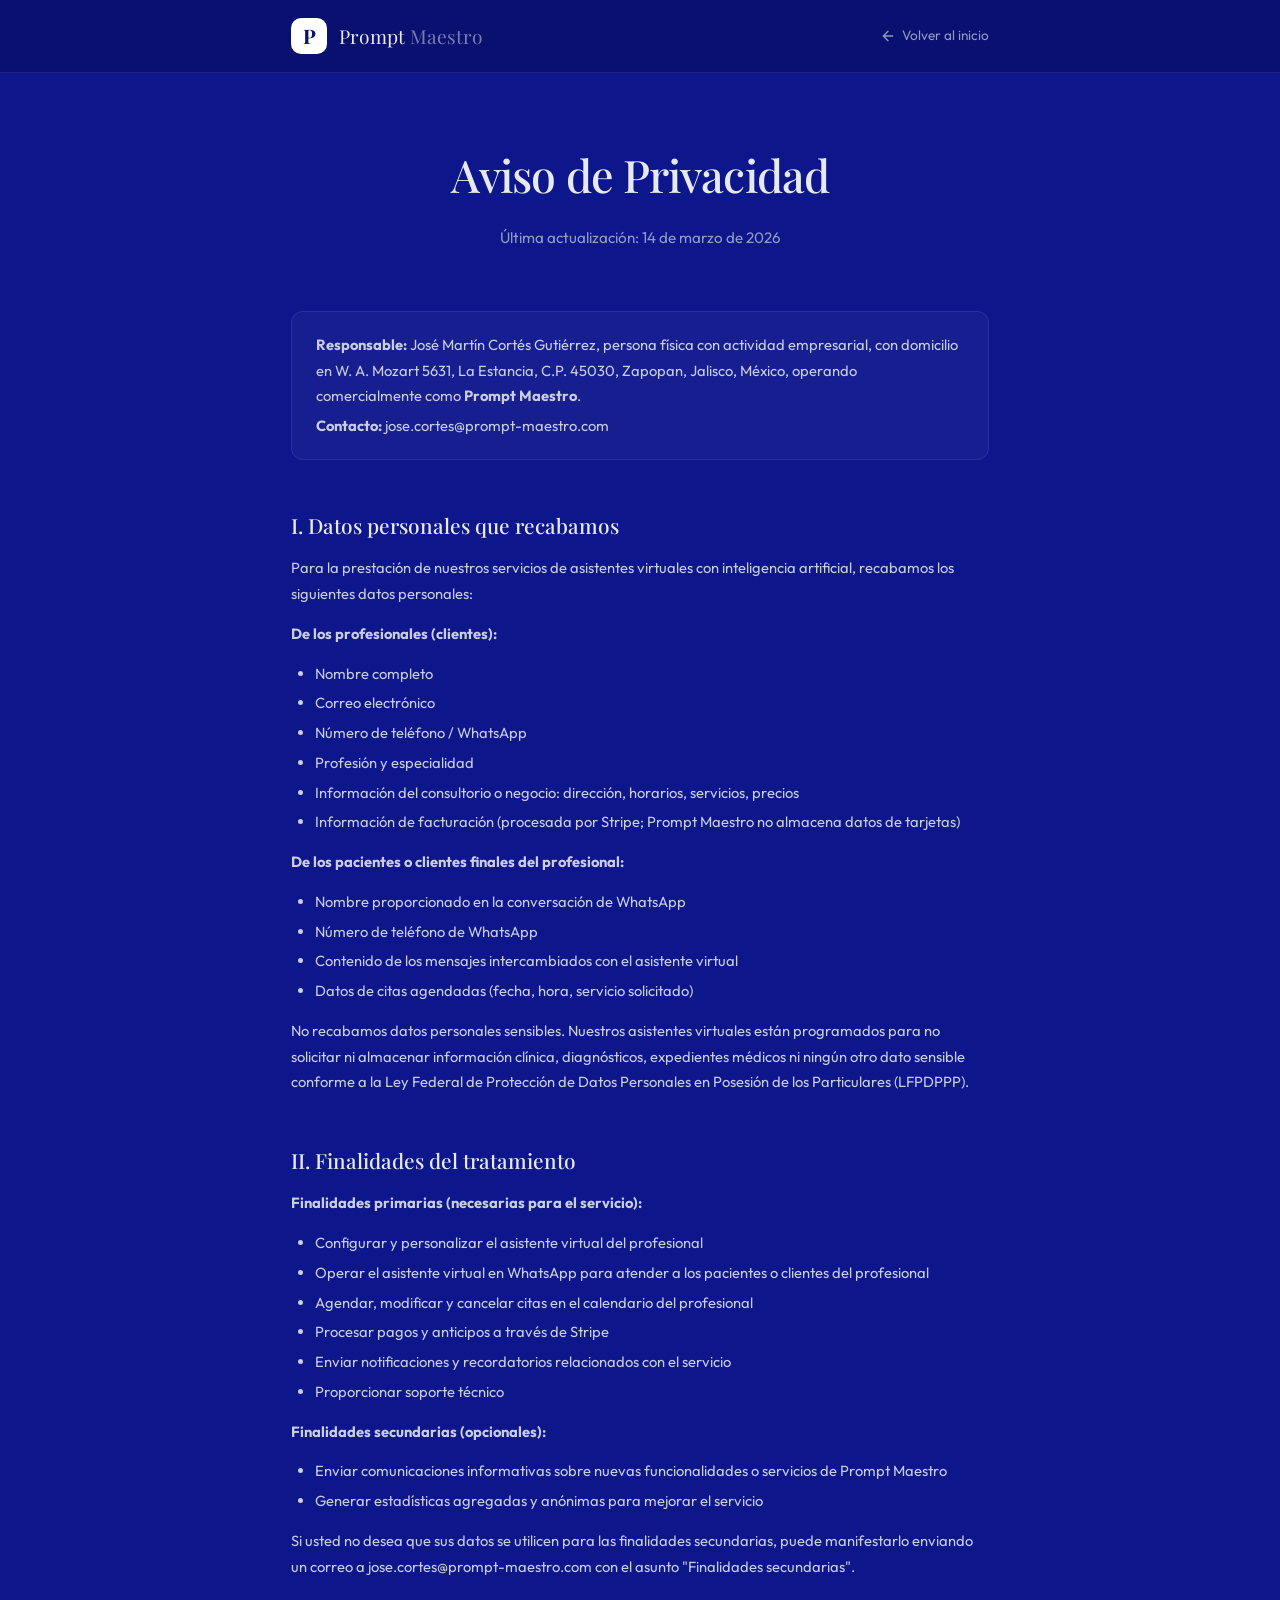
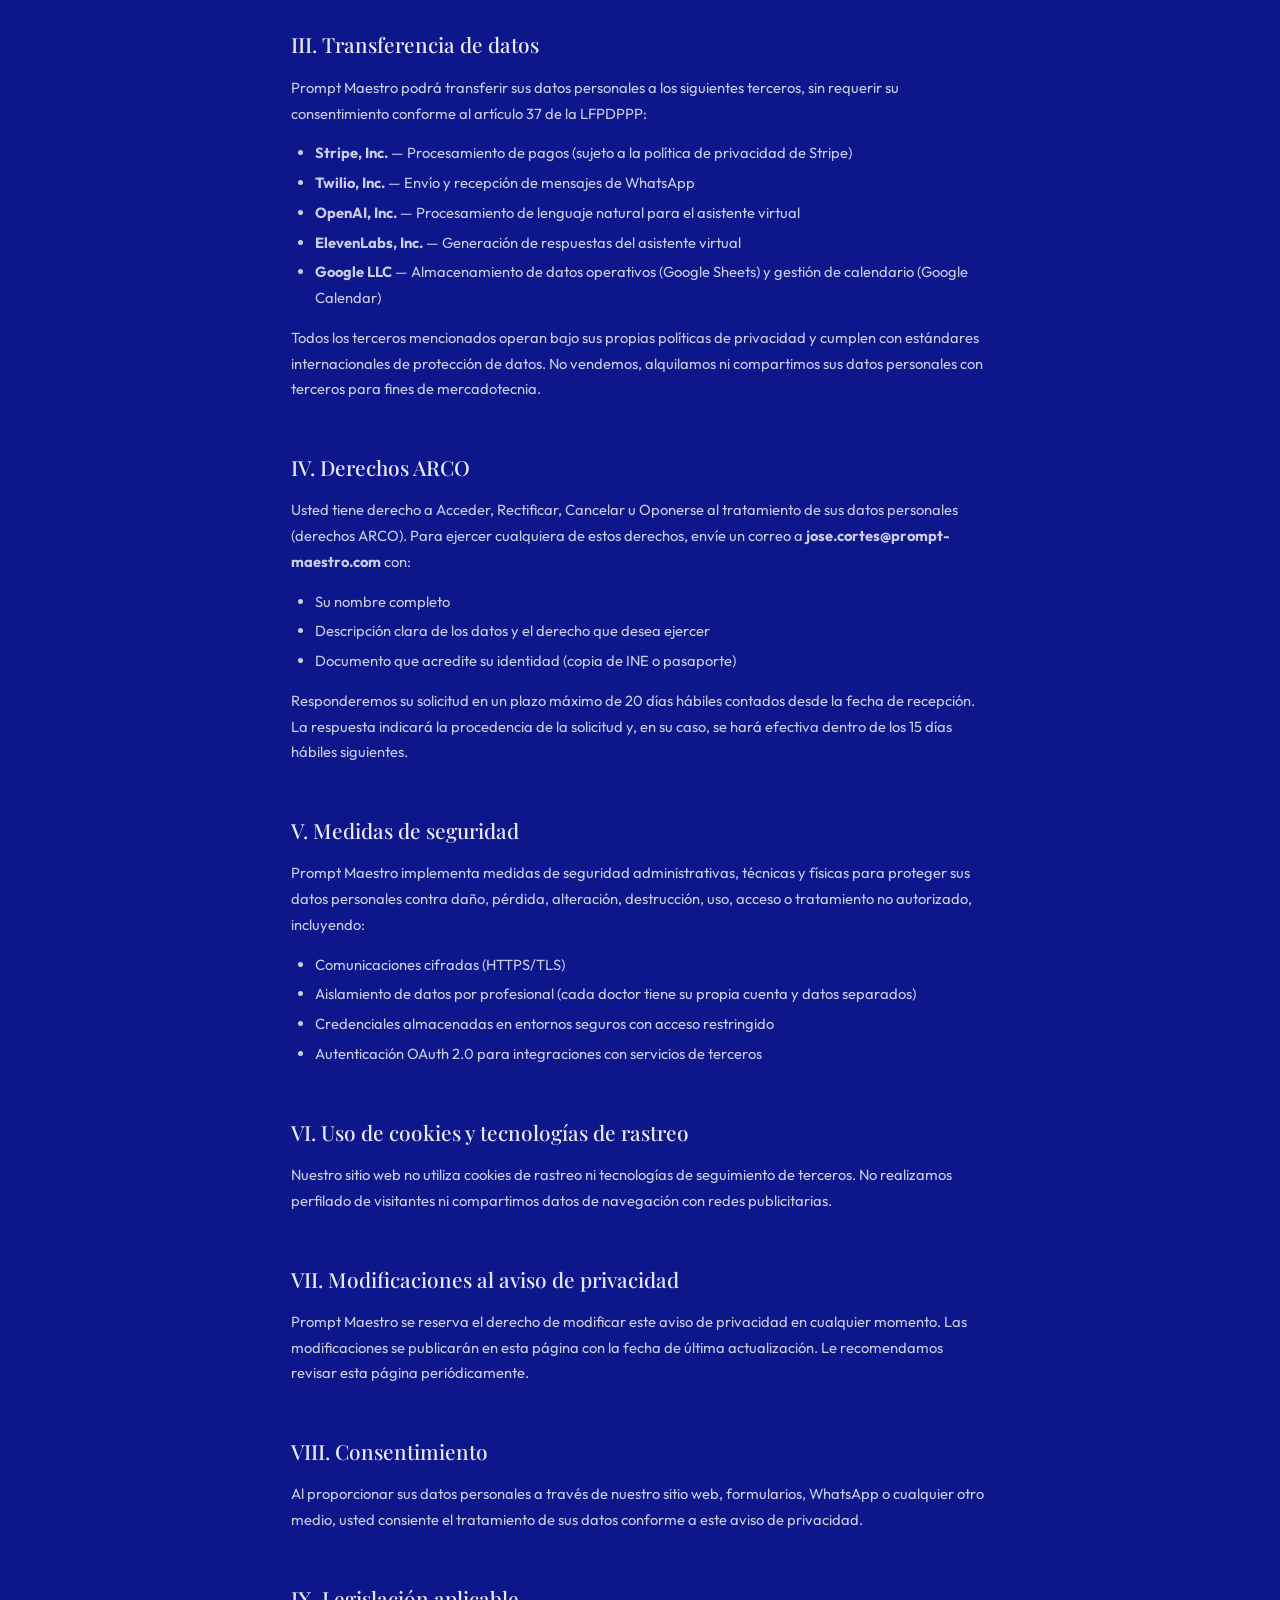
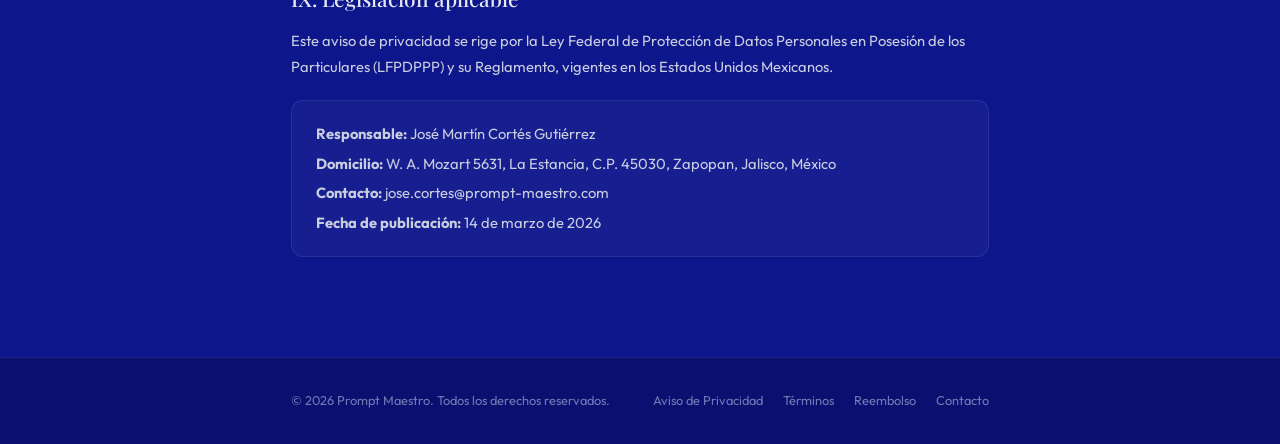
<file: privacidad.html>
<!DOCTYPE html>
<html lang="es">
<head>
  <meta charset="UTF-8">
  <meta name="viewport" content="width=device-width, initial-scale=1.0">
  <title>Aviso de Privacidad — Prompt Maestro</title>
  <meta name="description" content="Aviso de Privacidad de Prompt Maestro conforme a la LFPDPPP. Conoce cómo protegemos tus datos personales.">
  <link rel="icon" type="image/svg+xml" href="/favicon.svg">
  <link rel="canonical" href="https://prompt-maestro.com/privacidad.html">
  <link rel="preconnect" href="https://fonts.googleapis.com">
  <link rel="preconnect" href="https://fonts.gstatic.com" crossorigin>
  <link href="https://fonts.googleapis.com/css2?family=Playfair+Display:wght@400;500;600;700&family=Outfit:wght@300;400;500;600&display=swap" rel="stylesheet">
  <style>
    :root {
      --bg: #0e168c;
      --bg-deep: #0a1070;
      --bg-card: rgba(255,255,255,0.04);
      --border: rgba(255,255,255,0.08);
      --text-hero: #e6e9f0;
      --text-body: #c8cde0;
      --text-secondary: #919bbe;
      --text-muted: #6e7ab5;
      --accent: #ffffff;
      --font-display: 'Playfair Display', Georgia, serif;
      --font-body: 'Outfit', -apple-system, sans-serif;
    }
    *, *::before, *::after { box-sizing: border-box; margin: 0; padding: 0; }
    html { scroll-behavior: smooth; }
    body { font-family: var(--font-body); background: var(--bg); color: var(--text-body); -webkit-font-smoothing: antialiased; line-height: 1.7; min-height: 100vh; display: flex; flex-direction: column; }
    a { color: var(--accent); text-decoration: underline; text-underline-offset: 2px; transition: opacity 0.2s; }
    a:hover { opacity: 0.8; }
    .container { max-width: 800px; margin: 0 auto; padding: 0 clamp(20px, 4vw, 56px); }

    /* Nav */
    .legal-nav { padding: 18px 0; border-bottom: 1px solid var(--border); background: var(--bg-deep); }
    .legal-nav .container { display: flex; align-items: center; justify-content: space-between; max-width: 800px; }
    .logo { display: flex; align-items: center; gap: 12px; text-decoration: none; }
    .logo-mark { width: 36px; height: 36px; background: var(--accent); border-radius: 10px; display: flex; align-items: center; justify-content: center; font-family: var(--font-display); font-size: 20px; color: var(--bg-deep); font-weight: 700; }
    .logo-text { font-family: var(--font-display); font-size: 1.2rem; color: var(--text-hero); }
    .logo-text span { font-weight: 400; opacity: 0.5; }
    .back-link { font-size: 0.85rem; color: var(--text-secondary); text-decoration: none; display: inline-flex; align-items: center; gap: 6px; transition: color 0.2s; }
    .back-link:hover { color: var(--text-hero); opacity: 1; }
    .back-link svg { width: 16px; height: 16px; }

    /* Content */
    .legal-header { padding: 64px 0 40px; text-align: center; }
    .legal-header h1 { font-family: var(--font-display); font-size: clamp(2rem, 4vw, 2.8rem); font-weight: 500; color: var(--text-hero); letter-spacing: -0.02em; margin-bottom: 12px; }
    .legal-header p { font-size: 0.95rem; color: var(--text-secondary); }

    .legal-content { padding: 0 0 80px; }
    .legal-content h2 { font-family: var(--font-display); font-size: 1.3rem; font-weight: 500; color: var(--text-hero); margin: 36px 0 12px; padding-top: 12px; }
    .legal-content h2:first-child { margin-top: 0; }
    .legal-content p { margin-bottom: 14px; font-size: 0.92rem; line-height: 1.75; }
    .legal-content ul { margin: 0 0 14px 24px; }
    .legal-content li { font-size: 0.92rem; line-height: 1.75; margin-bottom: 4px; }
    .legal-content .highlight-box { background: var(--bg-card); border: 1px solid var(--border); border-radius: 12px; padding: 20px 24px; margin: 20px 0; }
    .legal-content .highlight-box p { margin-bottom: 4px; }
    .legal-content .highlight-box p:last-child { margin-bottom: 0; }

    /* Footer */
    .legal-footer { border-top: 1px solid var(--border); padding: 32px 0; background: var(--bg-deep); margin-top: auto; }
    .legal-footer .container { display: flex; align-items: center; justify-content: space-between; flex-wrap: wrap; gap: 12px; max-width: 800px; }
    .legal-footer-copy { font-size: 0.8rem; color: var(--text-muted); }
    .legal-footer-links { display: flex; gap: 20px; }
    .legal-footer-links a { font-size: 0.8rem; color: var(--text-muted); text-decoration: none; transition: color 0.2s; }
    .legal-footer-links a:hover { color: var(--text-secondary); }

    @media (max-width: 600px) {
      .legal-nav .container { flex-direction: column; gap: 12px; }
      .legal-footer .container { flex-direction: column; text-align: center; }
    }
  </style>
</head>
<body>
  <nav class="legal-nav">
    <div class="container">
      <a href="/" class="logo"><div class="logo-mark">P</div><div class="logo-text">Prompt <span>Maestro</span></div></a>
      <a href="/" class="back-link"><svg viewBox="0 0 24 24" fill="none" stroke="currentColor" stroke-width="2" stroke-linecap="round"><path d="M19 12H5M12 19l-7-7 7-7"/></svg> Volver al inicio</a>
    </div>
  </nav>

  <div class="container">
    <header class="legal-header">
      <h1>Aviso de Privacidad</h1>
      <p>Última actualización: 14 de marzo de 2026</p>
    </header>

    <article class="legal-content">
      <div class="highlight-box">
        <p><strong>Responsable:</strong> José Martín Cortés Gutiérrez, persona física con actividad empresarial, con domicilio en W. A. Mozart 5631, La Estancia, C.P. 45030, Zapopan, Jalisco, México, operando comercialmente como <strong>Prompt Maestro</strong>.</p>
        <p><strong>Contacto:</strong> jose.cortes@prompt-maestro.com</p>
      </div>

      <h2>I. Datos personales que recabamos</h2>
      <p>Para la prestación de nuestros servicios de asistentes virtuales con inteligencia artificial, recabamos los siguientes datos personales:</p>
      <p><strong>De los profesionales (clientes):</strong></p>
      <ul>
        <li>Nombre completo</li>
        <li>Correo electrónico</li>
        <li>Número de teléfono / WhatsApp</li>
        <li>Profesión y especialidad</li>
        <li>Información del consultorio o negocio: dirección, horarios, servicios, precios</li>
        <li>Información de facturación (procesada por Stripe; Prompt Maestro no almacena datos de tarjetas)</li>
      </ul>
      <p><strong>De los pacientes o clientes finales del profesional:</strong></p>
      <ul>
        <li>Nombre proporcionado en la conversación de WhatsApp</li>
        <li>Número de teléfono de WhatsApp</li>
        <li>Contenido de los mensajes intercambiados con el asistente virtual</li>
        <li>Datos de citas agendadas (fecha, hora, servicio solicitado)</li>
      </ul>
      <p>No recabamos datos personales sensibles. Nuestros asistentes virtuales están programados para no solicitar ni almacenar información clínica, diagnósticos, expedientes médicos ni ningún otro dato sensible conforme a la Ley Federal de Protección de Datos Personales en Posesión de los Particulares (LFPDPPP).</p>

      <h2>II. Finalidades del tratamiento</h2>
      <p><strong>Finalidades primarias (necesarias para el servicio):</strong></p>
      <ul>
        <li>Configurar y personalizar el asistente virtual del profesional</li>
        <li>Operar el asistente virtual en WhatsApp para atender a los pacientes o clientes del profesional</li>
        <li>Agendar, modificar y cancelar citas en el calendario del profesional</li>
        <li>Procesar pagos y anticipos a través de Stripe</li>
        <li>Enviar notificaciones y recordatorios relacionados con el servicio</li>
        <li>Proporcionar soporte técnico</li>
      </ul>
      <p><strong>Finalidades secundarias (opcionales):</strong></p>
      <ul>
        <li>Enviar comunicaciones informativas sobre nuevas funcionalidades o servicios de Prompt Maestro</li>
        <li>Generar estadísticas agregadas y anónimas para mejorar el servicio</li>
      </ul>
      <p>Si usted no desea que sus datos se utilicen para las finalidades secundarias, puede manifestarlo enviando un correo a jose.cortes@prompt-maestro.com con el asunto "Finalidades secundarias".</p>

      <h2>III. Transferencia de datos</h2>
      <p>Prompt Maestro podrá transferir sus datos personales a los siguientes terceros, sin requerir su consentimiento conforme al artículo 37 de la LFPDPPP:</p>
      <ul>
        <li><strong>Stripe, Inc.</strong> — Procesamiento de pagos (sujeto a la política de privacidad de Stripe)</li>
        <li><strong>Twilio, Inc.</strong> — Envío y recepción de mensajes de WhatsApp</li>
        <li><strong>OpenAI, Inc.</strong> — Procesamiento de lenguaje natural para el asistente virtual</li>
        <li><strong>ElevenLabs, Inc.</strong> — Generación de respuestas del asistente virtual</li>
        <li><strong>Google LLC</strong> — Almacenamiento de datos operativos (Google Sheets) y gestión de calendario (Google Calendar)</li>
      </ul>
      <p>Todos los terceros mencionados operan bajo sus propias políticas de privacidad y cumplen con estándares internacionales de protección de datos. No vendemos, alquilamos ni compartimos sus datos personales con terceros para fines de mercadotecnia.</p>

      <h2>IV. Derechos ARCO</h2>
      <p>Usted tiene derecho a Acceder, Rectificar, Cancelar u Oponerse al tratamiento de sus datos personales (derechos ARCO). Para ejercer cualquiera de estos derechos, envíe un correo a <strong>jose.cortes@prompt-maestro.com</strong> con:</p>
      <ul>
        <li>Su nombre completo</li>
        <li>Descripción clara de los datos y el derecho que desea ejercer</li>
        <li>Documento que acredite su identidad (copia de INE o pasaporte)</li>
      </ul>
      <p>Responderemos su solicitud en un plazo máximo de 20 días hábiles contados desde la fecha de recepción. La respuesta indicará la procedencia de la solicitud y, en su caso, se hará efectiva dentro de los 15 días hábiles siguientes.</p>

      <h2>V. Medidas de seguridad</h2>
      <p>Prompt Maestro implementa medidas de seguridad administrativas, técnicas y físicas para proteger sus datos personales contra daño, pérdida, alteración, destrucción, uso, acceso o tratamiento no autorizado, incluyendo:</p>
      <ul>
        <li>Comunicaciones cifradas (HTTPS/TLS)</li>
        <li>Aislamiento de datos por profesional (cada doctor tiene su propia cuenta y datos separados)</li>
        <li>Credenciales almacenadas en entornos seguros con acceso restringido</li>
        <li>Autenticación OAuth 2.0 para integraciones con servicios de terceros</li>
      </ul>

      <h2>VI. Uso de cookies y tecnologías de rastreo</h2>
      <p>Nuestro sitio web no utiliza cookies de rastreo ni tecnologías de seguimiento de terceros. No realizamos perfilado de visitantes ni compartimos datos de navegación con redes publicitarias.</p>

      <h2>VII. Modificaciones al aviso de privacidad</h2>
      <p>Prompt Maestro se reserva el derecho de modificar este aviso de privacidad en cualquier momento. Las modificaciones se publicarán en esta página con la fecha de última actualización. Le recomendamos revisar esta página periódicamente.</p>

      <h2>VIII. Consentimiento</h2>
      <p>Al proporcionar sus datos personales a través de nuestro sitio web, formularios, WhatsApp o cualquier otro medio, usted consiente el tratamiento de sus datos conforme a este aviso de privacidad.</p>

      <h2>IX. Legislación aplicable</h2>
      <p>Este aviso de privacidad se rige por la Ley Federal de Protección de Datos Personales en Posesión de los Particulares (LFPDPPP) y su Reglamento, vigentes en los Estados Unidos Mexicanos.</p>

      <div class="highlight-box">
        <p><strong>Responsable:</strong> José Martín Cortés Gutiérrez</p>
        <p><strong>Domicilio:</strong> W. A. Mozart 5631, La Estancia, C.P. 45030, Zapopan, Jalisco, México</p>
        <p><strong>Contacto:</strong> jose.cortes@prompt-maestro.com</p>
        <p><strong>Fecha de publicación:</strong> 14 de marzo de 2026</p>
      </div>
    </article>
  </div>

  <footer class="legal-footer">
    <div class="container">
      <span class="legal-footer-copy">© 2026 Prompt Maestro. Todos los derechos reservados.</span>
      <div class="legal-footer-links">
        <a href="/privacidad.html">Aviso de Privacidad</a>
        <a href="/terminos.html">Términos</a>
        <a href="/reembolso.html">Reembolso</a>
        <a href="mailto:jose.cortes@prompt-maestro.com">Contacto</a>
      </div>
    </div>
  </footer>
</body>
</html>
</file>
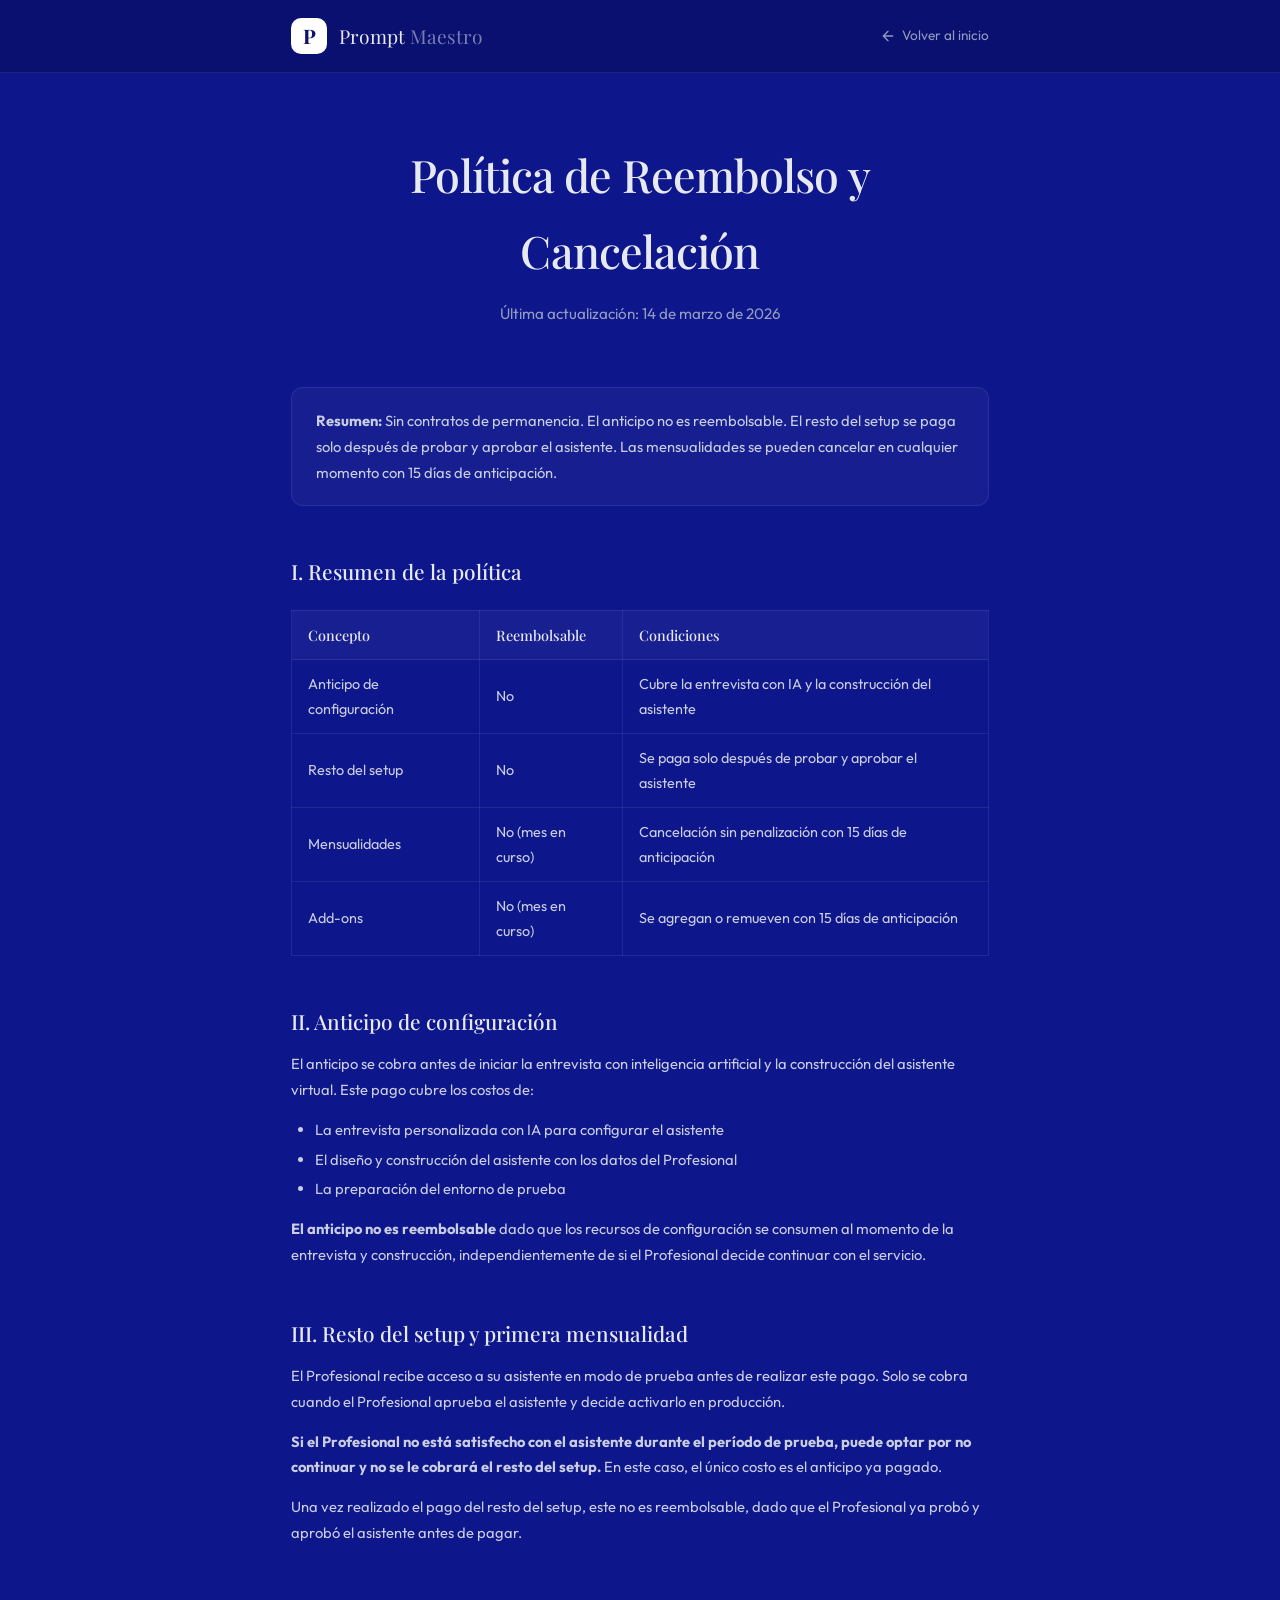
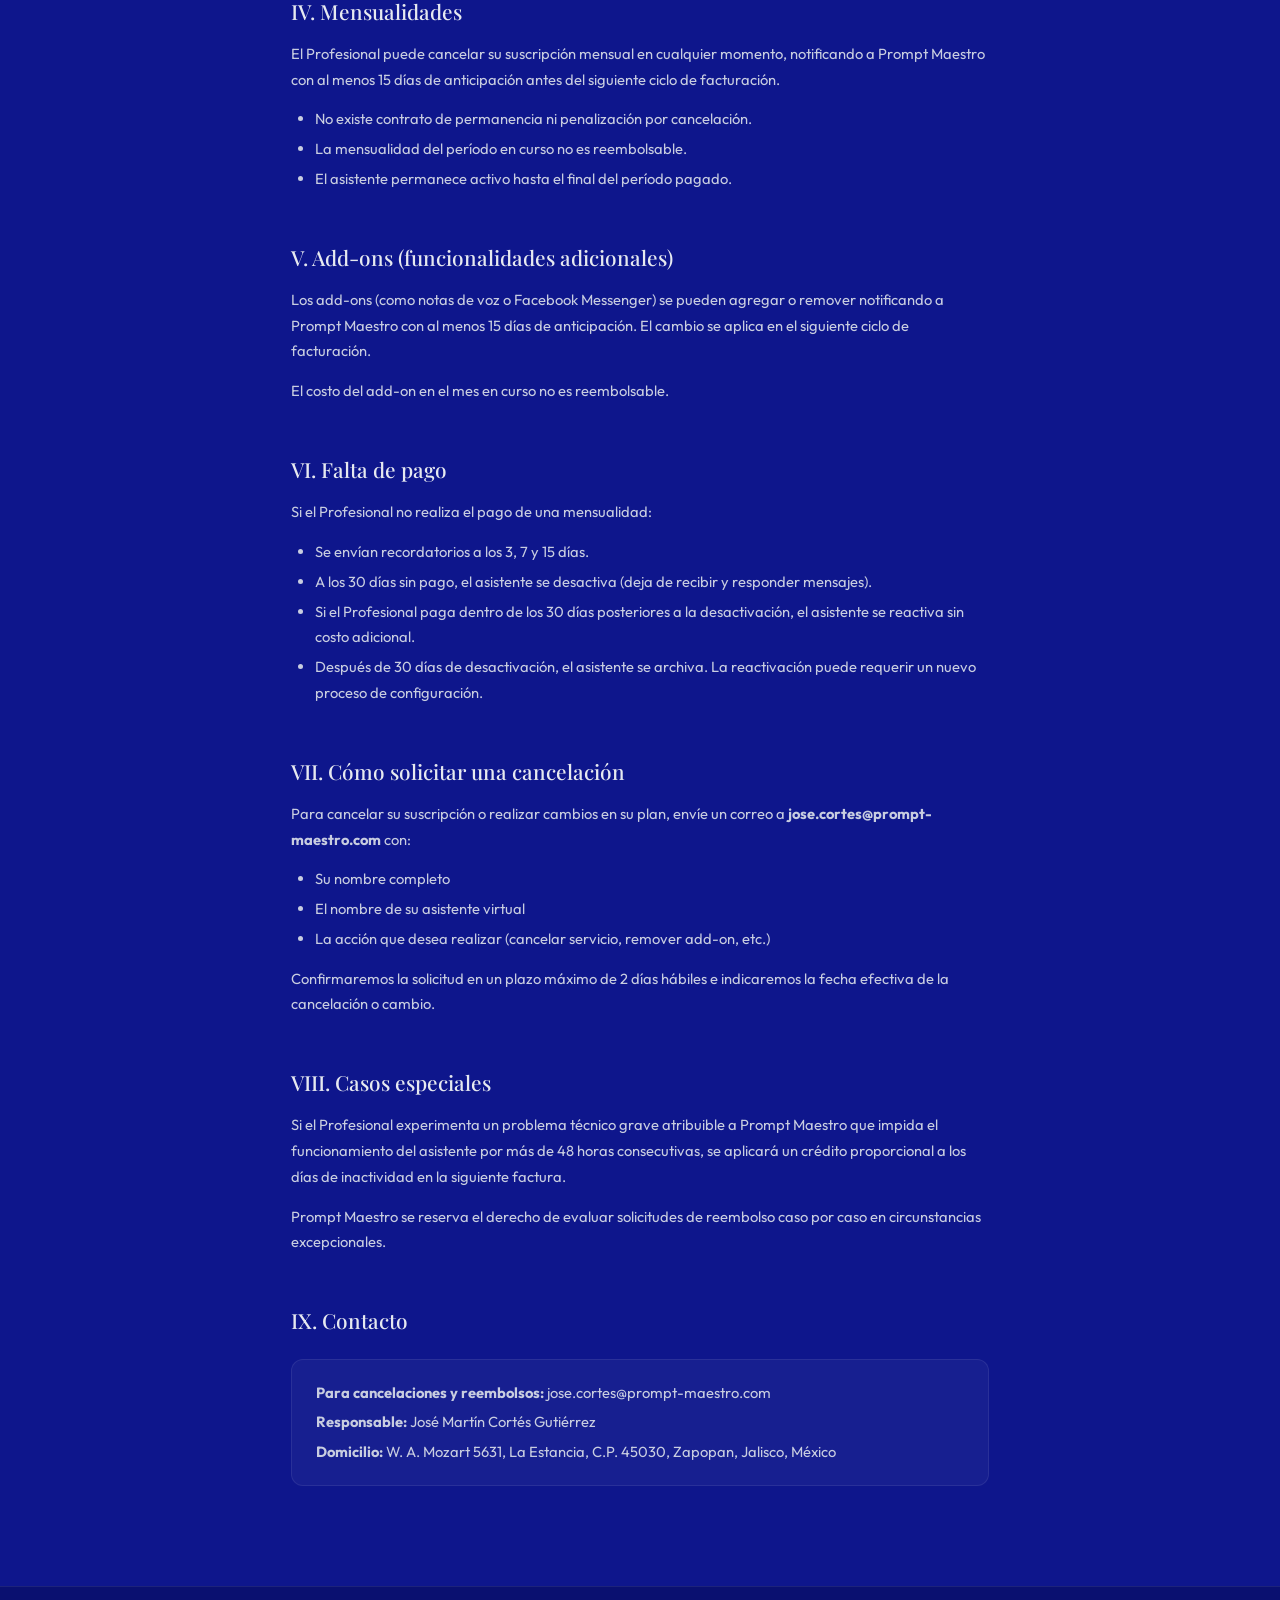
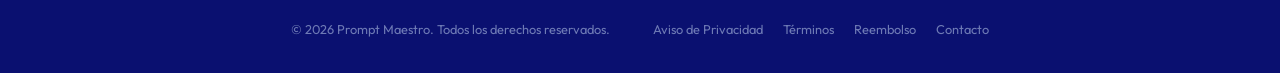
<file: reembolso.html>
<!DOCTYPE html>
<html lang="es">
<head>
  <meta charset="UTF-8">
  <meta name="viewport" content="width=device-width, initial-scale=1.0">
  <title>Política de Reembolso y Cancelación — Prompt Maestro</title>
  <meta name="description" content="Política de reembolso y cancelación de Prompt Maestro. Sin contratos de permanencia, sin penalizaciones.">
  <link rel="icon" type="image/svg+xml" href="/favicon.svg">
  <link rel="canonical" href="https://prompt-maestro.com/reembolso.html">
  <link rel="preconnect" href="https://fonts.googleapis.com">
  <link rel="preconnect" href="https://fonts.gstatic.com" crossorigin>
  <link href="https://fonts.googleapis.com/css2?family=Playfair+Display:wght@400;500;600;700&family=Outfit:wght@300;400;500;600&display=swap" rel="stylesheet">
  <style>
    :root {
      --bg: #0e168c;
      --bg-deep: #0a1070;
      --bg-card: rgba(255,255,255,0.04);
      --border: rgba(255,255,255,0.08);
      --text-hero: #e6e9f0;
      --text-body: #c8cde0;
      --text-secondary: #919bbe;
      --text-muted: #6e7ab5;
      --accent: #ffffff;
      --font-display: 'Playfair Display', Georgia, serif;
      --font-body: 'Outfit', -apple-system, sans-serif;
    }
    *, *::before, *::after { box-sizing: border-box; margin: 0; padding: 0; }
    html { scroll-behavior: smooth; }
    body { font-family: var(--font-body); background: var(--bg); color: var(--text-body); -webkit-font-smoothing: antialiased; line-height: 1.7; min-height: 100vh; display: flex; flex-direction: column; }
    a { color: var(--accent); text-decoration: underline; text-underline-offset: 2px; transition: opacity 0.2s; }
    a:hover { opacity: 0.8; }
    .container { max-width: 800px; margin: 0 auto; padding: 0 clamp(20px, 4vw, 56px); }
    .legal-nav { padding: 18px 0; border-bottom: 1px solid var(--border); background: var(--bg-deep); }
    .legal-nav .container { display: flex; align-items: center; justify-content: space-between; max-width: 800px; }
    .logo { display: flex; align-items: center; gap: 12px; text-decoration: none; }
    .logo-mark { width: 36px; height: 36px; background: var(--accent); border-radius: 10px; display: flex; align-items: center; justify-content: center; font-family: var(--font-display); font-size: 20px; color: var(--bg-deep); font-weight: 700; }
    .logo-text { font-family: var(--font-display); font-size: 1.2rem; color: var(--text-hero); }
    .logo-text span { font-weight: 400; opacity: 0.5; }
    .back-link { font-size: 0.85rem; color: var(--text-secondary); text-decoration: none; display: inline-flex; align-items: center; gap: 6px; transition: color 0.2s; }
    .back-link:hover { color: var(--text-hero); opacity: 1; }
    .back-link svg { width: 16px; height: 16px; }
    .legal-header { padding: 64px 0 40px; text-align: center; }
    .legal-header h1 { font-family: var(--font-display); font-size: clamp(2rem, 4vw, 2.8rem); font-weight: 500; color: var(--text-hero); letter-spacing: -0.02em; margin-bottom: 12px; }
    .legal-header p { font-size: 0.95rem; color: var(--text-secondary); }
    .legal-content { padding: 0 0 80px; }
    .legal-content h2 { font-family: var(--font-display); font-size: 1.3rem; font-weight: 500; color: var(--text-hero); margin: 36px 0 12px; padding-top: 12px; }
    .legal-content h2:first-child { margin-top: 0; }
    .legal-content p { margin-bottom: 14px; font-size: 0.92rem; line-height: 1.75; }
    .legal-content ul { margin: 0 0 14px 24px; }
    .legal-content li { font-size: 0.92rem; line-height: 1.75; margin-bottom: 4px; }
    .legal-content .highlight-box { background: var(--bg-card); border: 1px solid var(--border); border-radius: 12px; padding: 20px 24px; margin: 20px 0; }
    .legal-content .highlight-box p { margin-bottom: 4px; }
    .legal-content .highlight-box p:last-child { margin-bottom: 0; }
    .legal-content .summary-table { width: 100%; border-collapse: collapse; margin: 20px 0; font-size: 0.9rem; }
    .legal-content .summary-table th { text-align: left; padding: 12px 16px; background: var(--bg-card); border: 1px solid var(--border); color: var(--text-hero); font-weight: 500; font-family: var(--font-display); }
    .legal-content .summary-table td { padding: 12px 16px; border: 1px solid var(--border); }
    .legal-footer { border-top: 1px solid var(--border); padding: 32px 0; background: var(--bg-deep); margin-top: auto; }
    .legal-footer .container { display: flex; align-items: center; justify-content: space-between; flex-wrap: wrap; gap: 12px; max-width: 800px; }
    .legal-footer-copy { font-size: 0.8rem; color: var(--text-muted); }
    .legal-footer-links { display: flex; gap: 20px; }
    .legal-footer-links a { font-size: 0.8rem; color: var(--text-muted); text-decoration: none; transition: color 0.2s; }
    .legal-footer-links a:hover { color: var(--text-secondary); }
    @media (max-width: 600px) {
      .legal-nav .container { flex-direction: column; gap: 12px; }
      .legal-footer .container { flex-direction: column; text-align: center; }
      .legal-content .summary-table { font-size: 0.82rem; }
      .legal-content .summary-table th, .legal-content .summary-table td { padding: 8px 10px; }
    }
  </style>
</head>
<body>
  <nav class="legal-nav">
    <div class="container">
      <a href="/" class="logo"><div class="logo-mark">P</div><div class="logo-text">Prompt <span>Maestro</span></div></a>
      <a href="/" class="back-link"><svg viewBox="0 0 24 24" fill="none" stroke="currentColor" stroke-width="2" stroke-linecap="round"><path d="M19 12H5M12 19l-7-7 7-7"/></svg> Volver al inicio</a>
    </div>
  </nav>

  <div class="container">
    <header class="legal-header">
      <h1>Política de Reembolso y Cancelación</h1>
      <p>Última actualización: 14 de marzo de 2026</p>
    </header>

    <article class="legal-content">
      <div class="highlight-box">
        <p><strong>Resumen:</strong> Sin contratos de permanencia. El anticipo no es reembolsable. El resto del setup se paga solo después de probar y aprobar el asistente. Las mensualidades se pueden cancelar en cualquier momento con 15 días de anticipación.</p>
      </div>

      <h2>I. Resumen de la política</h2>
      <table class="summary-table">
        <thead>
          <tr>
            <th>Concepto</th>
            <th>Reembolsable</th>
            <th>Condiciones</th>
          </tr>
        </thead>
        <tbody>
          <tr>
            <td>Anticipo de configuración</td>
            <td>No</td>
            <td>Cubre la entrevista con IA y la construcción del asistente</td>
          </tr>
          <tr>
            <td>Resto del setup</td>
            <td>No</td>
            <td>Se paga solo después de probar y aprobar el asistente</td>
          </tr>
          <tr>
            <td>Mensualidades</td>
            <td>No (mes en curso)</td>
            <td>Cancelación sin penalización con 15 días de anticipación</td>
          </tr>
          <tr>
            <td>Add-ons</td>
            <td>No (mes en curso)</td>
            <td>Se agregan o remueven con 15 días de anticipación</td>
          </tr>
        </tbody>
      </table>

      <h2>II. Anticipo de configuración</h2>
      <p>El anticipo se cobra antes de iniciar la entrevista con inteligencia artificial y la construcción del asistente virtual. Este pago cubre los costos de:</p>
      <ul>
        <li>La entrevista personalizada con IA para configurar el asistente</li>
        <li>El diseño y construcción del asistente con los datos del Profesional</li>
        <li>La preparación del entorno de prueba</li>
      </ul>
      <p><strong>El anticipo no es reembolsable</strong> dado que los recursos de configuración se consumen al momento de la entrevista y construcción, independientemente de si el Profesional decide continuar con el servicio.</p>

      <h2>III. Resto del setup y primera mensualidad</h2>
      <p>El Profesional recibe acceso a su asistente en modo de prueba antes de realizar este pago. Solo se cobra cuando el Profesional aprueba el asistente y decide activarlo en producción.</p>
      <p><strong>Si el Profesional no está satisfecho con el asistente durante el período de prueba, puede optar por no continuar y no se le cobrará el resto del setup.</strong> En este caso, el único costo es el anticipo ya pagado.</p>
      <p>Una vez realizado el pago del resto del setup, este no es reembolsable, dado que el Profesional ya probó y aprobó el asistente antes de pagar.</p>

      <h2>IV. Mensualidades</h2>
      <p>El Profesional puede cancelar su suscripción mensual en cualquier momento, notificando a Prompt Maestro con al menos 15 días de anticipación antes del siguiente ciclo de facturación.</p>
      <ul>
        <li>No existe contrato de permanencia ni penalización por cancelación.</li>
        <li>La mensualidad del período en curso no es reembolsable.</li>
        <li>El asistente permanece activo hasta el final del período pagado.</li>
      </ul>

      <h2>V. Add-ons (funcionalidades adicionales)</h2>
      <p>Los add-ons (como notas de voz o Facebook Messenger) se pueden agregar o remover notificando a Prompt Maestro con al menos 15 días de anticipación. El cambio se aplica en el siguiente ciclo de facturación.</p>
      <p>El costo del add-on en el mes en curso no es reembolsable.</p>

      <h2>VI. Falta de pago</h2>
      <p>Si el Profesional no realiza el pago de una mensualidad:</p>
      <ul>
        <li>Se envían recordatorios a los 3, 7 y 15 días.</li>
        <li>A los 30 días sin pago, el asistente se desactiva (deja de recibir y responder mensajes).</li>
        <li>Si el Profesional paga dentro de los 30 días posteriores a la desactivación, el asistente se reactiva sin costo adicional.</li>
        <li>Después de 30 días de desactivación, el asistente se archiva. La reactivación puede requerir un nuevo proceso de configuración.</li>
      </ul>

      <h2>VII. Cómo solicitar una cancelación</h2>
      <p>Para cancelar su suscripción o realizar cambios en su plan, envíe un correo a <strong>jose.cortes@prompt-maestro.com</strong> con:</p>
      <ul>
        <li>Su nombre completo</li>
        <li>El nombre de su asistente virtual</li>
        <li>La acción que desea realizar (cancelar servicio, remover add-on, etc.)</li>
      </ul>
      <p>Confirmaremos la solicitud en un plazo máximo de 2 días hábiles e indicaremos la fecha efectiva de la cancelación o cambio.</p>

      <h2>VIII. Casos especiales</h2>
      <p>Si el Profesional experimenta un problema técnico grave atribuible a Prompt Maestro que impida el funcionamiento del asistente por más de 48 horas consecutivas, se aplicará un crédito proporcional a los días de inactividad en la siguiente factura.</p>
      <p>Prompt Maestro se reserva el derecho de evaluar solicitudes de reembolso caso por caso en circunstancias excepcionales.</p>

      <h2>IX. Contacto</h2>
      <div class="highlight-box">
        <p><strong>Para cancelaciones y reembolsos:</strong> jose.cortes@prompt-maestro.com</p>
        <p><strong>Responsable:</strong> José Martín Cortés Gutiérrez</p>
        <p><strong>Domicilio:</strong> W. A. Mozart 5631, La Estancia, C.P. 45030, Zapopan, Jalisco, México</p>
      </div>
    </article>
  </div>

  <footer class="legal-footer">
    <div class="container">
      <span class="legal-footer-copy">© 2026 Prompt Maestro. Todos los derechos reservados.</span>
      <div class="legal-footer-links">
        <a href="/privacidad.html">Aviso de Privacidad</a>
        <a href="/terminos.html">Términos</a>
        <a href="/reembolso.html">Reembolso</a>
        <a href="mailto:jose.cortes@prompt-maestro.com">Contacto</a>
      </div>
    </div>
  </footer>
</body>
</html>
</file>
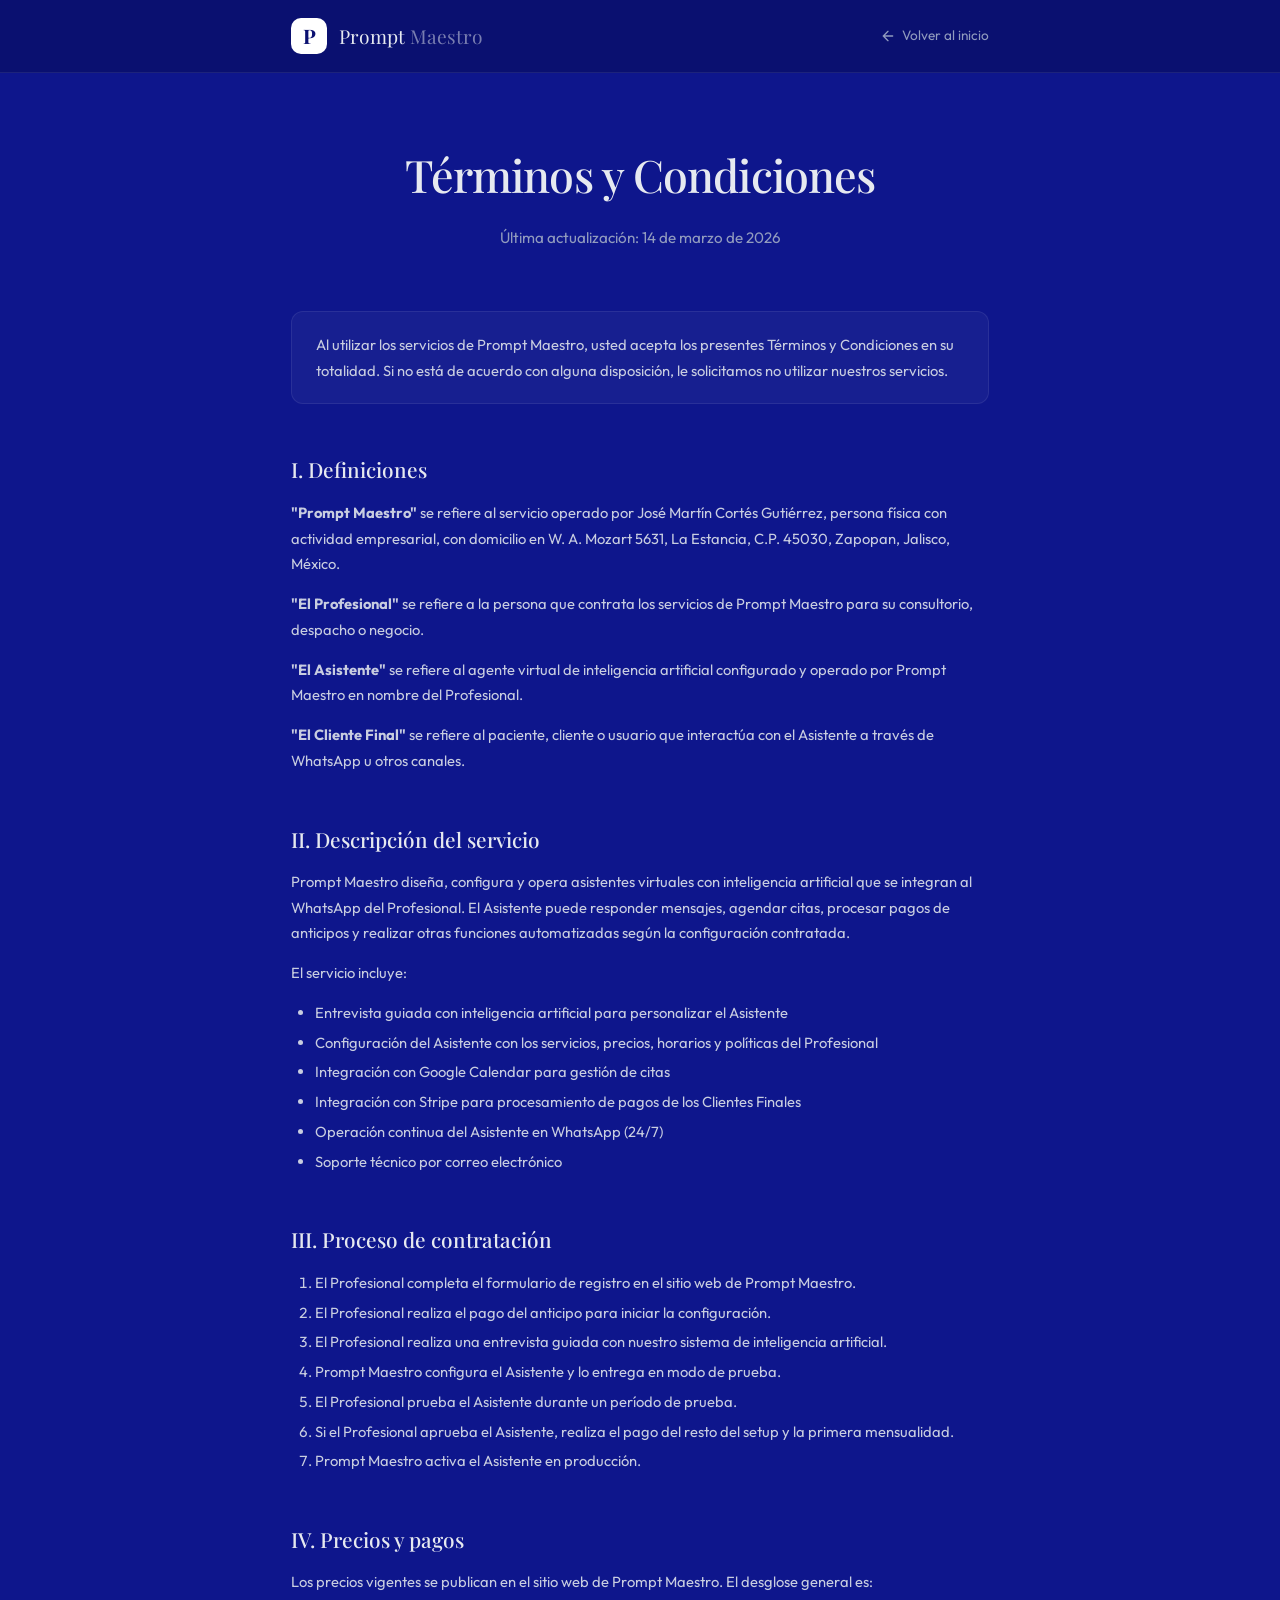
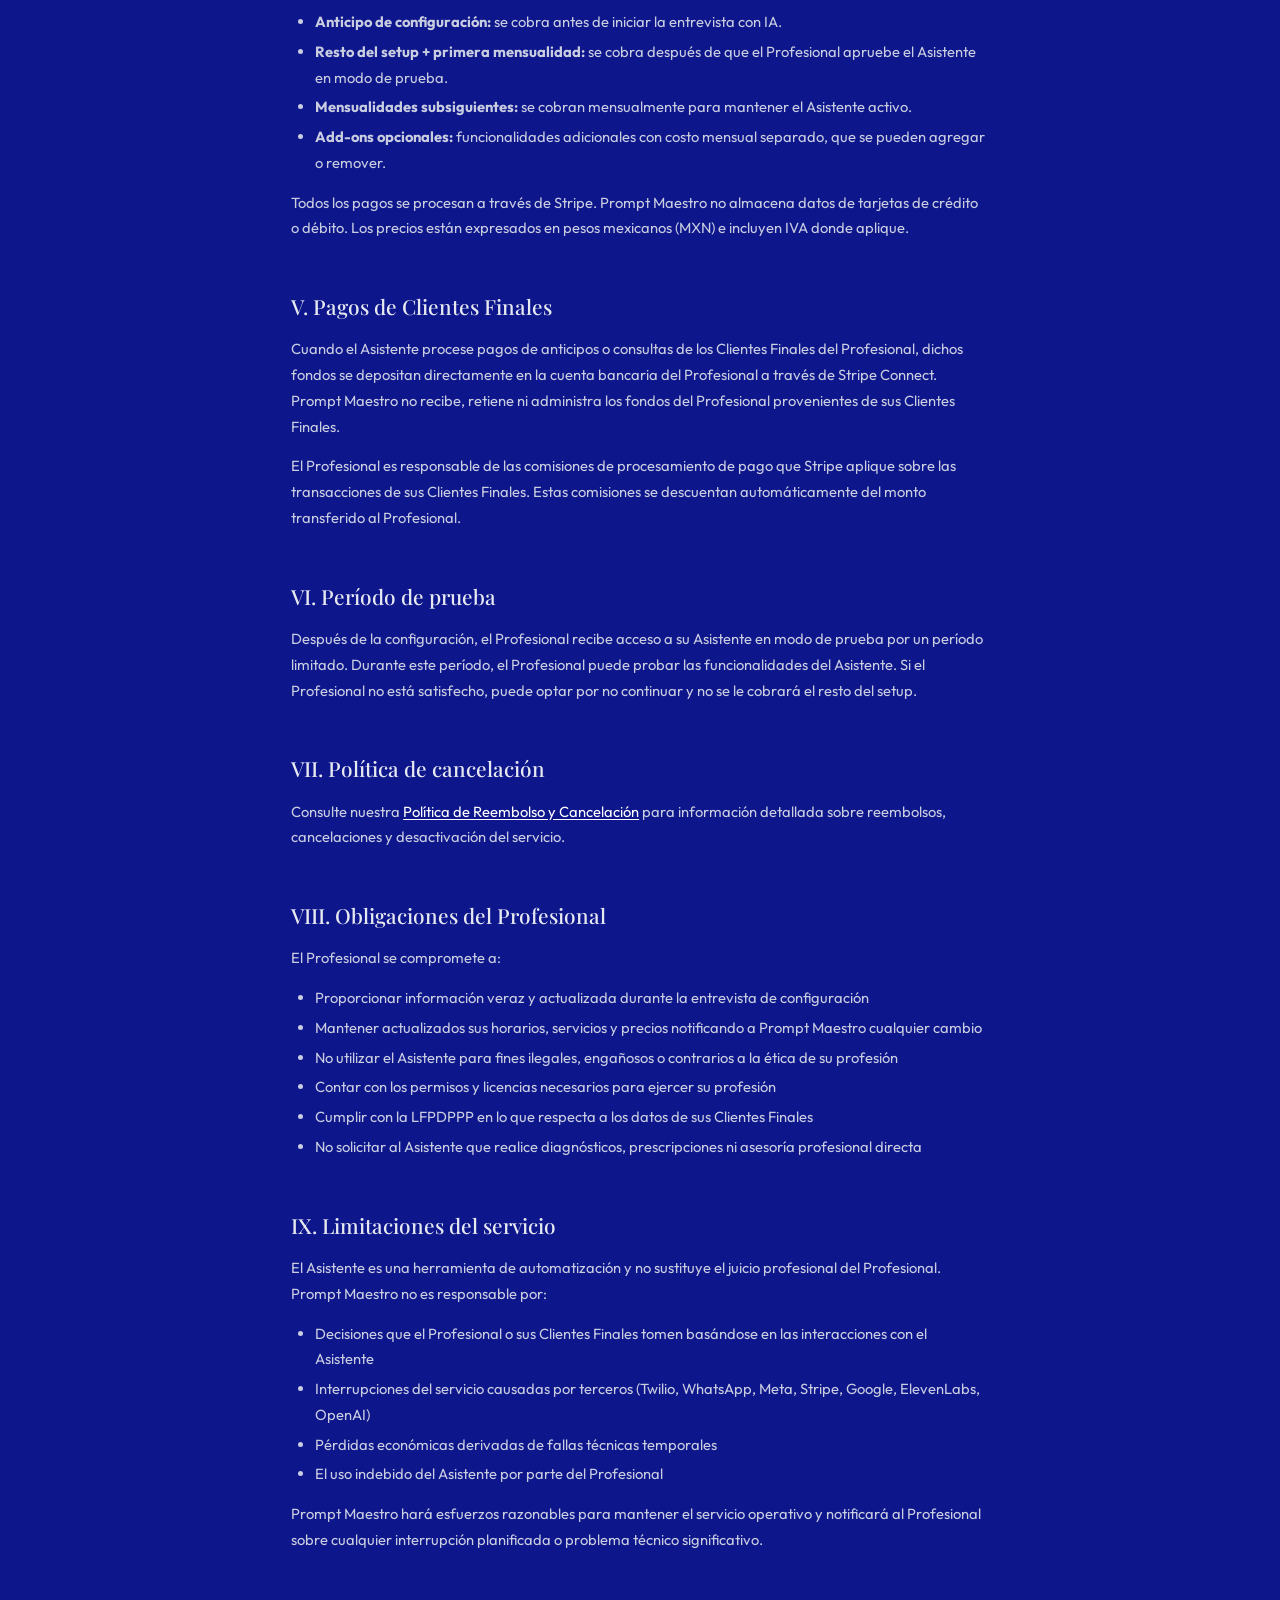
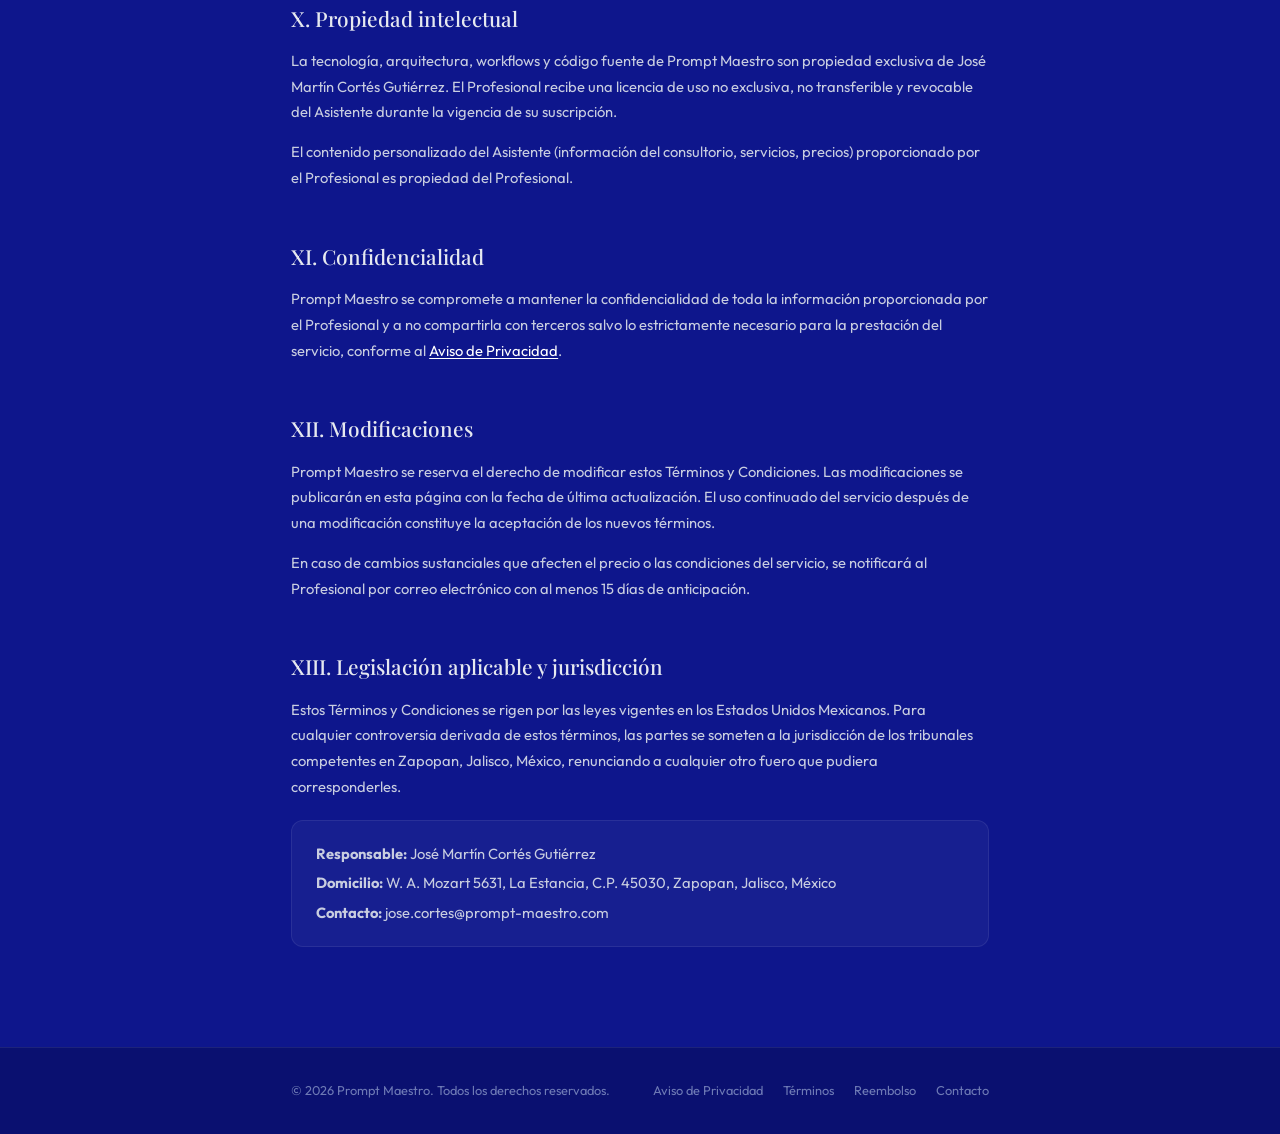
<file: terminos.html>
<!DOCTYPE html>
<html lang="es">
<head>
  <meta charset="UTF-8">
  <meta name="viewport" content="width=device-width, initial-scale=1.0">
  <title>Términos y Condiciones — Prompt Maestro</title>
  <meta name="description" content="Términos y Condiciones del servicio de asistentes virtuales con IA de Prompt Maestro.">
  <link rel="icon" type="image/svg+xml" href="/favicon.svg">
  <link rel="canonical" href="https://prompt-maestro.com/terminos.html">
  <link rel="preconnect" href="https://fonts.googleapis.com">
  <link rel="preconnect" href="https://fonts.gstatic.com" crossorigin>
  <link href="https://fonts.googleapis.com/css2?family=Playfair+Display:wght@400;500;600;700&family=Outfit:wght@300;400;500;600&display=swap" rel="stylesheet">
  <style>
    :root {
      --bg: #0e168c;
      --bg-deep: #0a1070;
      --bg-card: rgba(255,255,255,0.04);
      --border: rgba(255,255,255,0.08);
      --text-hero: #e6e9f0;
      --text-body: #c8cde0;
      --text-secondary: #919bbe;
      --text-muted: #6e7ab5;
      --accent: #ffffff;
      --font-display: 'Playfair Display', Georgia, serif;
      --font-body: 'Outfit', -apple-system, sans-serif;
    }
    *, *::before, *::after { box-sizing: border-box; margin: 0; padding: 0; }
    html { scroll-behavior: smooth; }
    body { font-family: var(--font-body); background: var(--bg); color: var(--text-body); -webkit-font-smoothing: antialiased; line-height: 1.7; min-height: 100vh; display: flex; flex-direction: column; }
    a { color: var(--accent); text-decoration: underline; text-underline-offset: 2px; transition: opacity 0.2s; }
    a:hover { opacity: 0.8; }
    .container { max-width: 800px; margin: 0 auto; padding: 0 clamp(20px, 4vw, 56px); }
    .legal-nav { padding: 18px 0; border-bottom: 1px solid var(--border); background: var(--bg-deep); }
    .legal-nav .container { display: flex; align-items: center; justify-content: space-between; max-width: 800px; }
    .logo { display: flex; align-items: center; gap: 12px; text-decoration: none; }
    .logo-mark { width: 36px; height: 36px; background: var(--accent); border-radius: 10px; display: flex; align-items: center; justify-content: center; font-family: var(--font-display); font-size: 20px; color: var(--bg-deep); font-weight: 700; }
    .logo-text { font-family: var(--font-display); font-size: 1.2rem; color: var(--text-hero); }
    .logo-text span { font-weight: 400; opacity: 0.5; }
    .back-link { font-size: 0.85rem; color: var(--text-secondary); text-decoration: none; display: inline-flex; align-items: center; gap: 6px; transition: color 0.2s; }
    .back-link:hover { color: var(--text-hero); opacity: 1; }
    .back-link svg { width: 16px; height: 16px; }
    .legal-header { padding: 64px 0 40px; text-align: center; }
    .legal-header h1 { font-family: var(--font-display); font-size: clamp(2rem, 4vw, 2.8rem); font-weight: 500; color: var(--text-hero); letter-spacing: -0.02em; margin-bottom: 12px; }
    .legal-header p { font-size: 0.95rem; color: var(--text-secondary); }
    .legal-content { padding: 0 0 80px; }
    .legal-content h2 { font-family: var(--font-display); font-size: 1.3rem; font-weight: 500; color: var(--text-hero); margin: 36px 0 12px; padding-top: 12px; }
    .legal-content h2:first-child { margin-top: 0; }
    .legal-content p { margin-bottom: 14px; font-size: 0.92rem; line-height: 1.75; }
    .legal-content ul, .legal-content ol { margin: 0 0 14px 24px; }
    .legal-content li { font-size: 0.92rem; line-height: 1.75; margin-bottom: 4px; }
    .legal-content .highlight-box { background: var(--bg-card); border: 1px solid var(--border); border-radius: 12px; padding: 20px 24px; margin: 20px 0; }
    .legal-content .highlight-box p { margin-bottom: 4px; }
    .legal-content .highlight-box p:last-child { margin-bottom: 0; }
    .legal-footer { border-top: 1px solid var(--border); padding: 32px 0; background: var(--bg-deep); margin-top: auto; }
    .legal-footer .container { display: flex; align-items: center; justify-content: space-between; flex-wrap: wrap; gap: 12px; max-width: 800px; }
    .legal-footer-copy { font-size: 0.8rem; color: var(--text-muted); }
    .legal-footer-links { display: flex; gap: 20px; }
    .legal-footer-links a { font-size: 0.8rem; color: var(--text-muted); text-decoration: none; transition: color 0.2s; }
    .legal-footer-links a:hover { color: var(--text-secondary); }
    @media (max-width: 600px) {
      .legal-nav .container { flex-direction: column; gap: 12px; }
      .legal-footer .container { flex-direction: column; text-align: center; }
    }
  </style>
</head>
<body>
  <nav class="legal-nav">
    <div class="container">
      <a href="/" class="logo"><div class="logo-mark">P</div><div class="logo-text">Prompt <span>Maestro</span></div></a>
      <a href="/" class="back-link"><svg viewBox="0 0 24 24" fill="none" stroke="currentColor" stroke-width="2" stroke-linecap="round"><path d="M19 12H5M12 19l-7-7 7-7"/></svg> Volver al inicio</a>
    </div>
  </nav>

  <div class="container">
    <header class="legal-header">
      <h1>Términos y Condiciones</h1>
      <p>Última actualización: 14 de marzo de 2026</p>
    </header>

    <article class="legal-content">
      <div class="highlight-box">
        <p>Al utilizar los servicios de Prompt Maestro, usted acepta los presentes Términos y Condiciones en su totalidad. Si no está de acuerdo con alguna disposición, le solicitamos no utilizar nuestros servicios.</p>
      </div>

      <h2>I. Definiciones</h2>
      <p><strong>"Prompt Maestro"</strong> se refiere al servicio operado por José Martín Cortés Gutiérrez, persona física con actividad empresarial, con domicilio en W. A. Mozart 5631, La Estancia, C.P. 45030, Zapopan, Jalisco, México.</p>
      <p><strong>"El Profesional"</strong> se refiere a la persona que contrata los servicios de Prompt Maestro para su consultorio, despacho o negocio.</p>
      <p><strong>"El Asistente"</strong> se refiere al agente virtual de inteligencia artificial configurado y operado por Prompt Maestro en nombre del Profesional.</p>
      <p><strong>"El Cliente Final"</strong> se refiere al paciente, cliente o usuario que interactúa con el Asistente a través de WhatsApp u otros canales.</p>

      <h2>II. Descripción del servicio</h2>
      <p>Prompt Maestro diseña, configura y opera asistentes virtuales con inteligencia artificial que se integran al WhatsApp del Profesional. El Asistente puede responder mensajes, agendar citas, procesar pagos de anticipos y realizar otras funciones automatizadas según la configuración contratada.</p>
      <p>El servicio incluye:</p>
      <ul>
        <li>Entrevista guiada con inteligencia artificial para personalizar el Asistente</li>
        <li>Configuración del Asistente con los servicios, precios, horarios y políticas del Profesional</li>
        <li>Integración con Google Calendar para gestión de citas</li>
        <li>Integración con Stripe para procesamiento de pagos de los Clientes Finales</li>
        <li>Operación continua del Asistente en WhatsApp (24/7)</li>
        <li>Soporte técnico por correo electrónico</li>
      </ul>

      <h2>III. Proceso de contratación</h2>
      <ol>
        <li>El Profesional completa el formulario de registro en el sitio web de Prompt Maestro.</li>
        <li>El Profesional realiza el pago del anticipo para iniciar la configuración.</li>
        <li>El Profesional realiza una entrevista guiada con nuestro sistema de inteligencia artificial.</li>
        <li>Prompt Maestro configura el Asistente y lo entrega en modo de prueba.</li>
        <li>El Profesional prueba el Asistente durante un período de prueba.</li>
        <li>Si el Profesional aprueba el Asistente, realiza el pago del resto del setup y la primera mensualidad.</li>
        <li>Prompt Maestro activa el Asistente en producción.</li>
      </ol>

      <h2>IV. Precios y pagos</h2>
      <p>Los precios vigentes se publican en el sitio web de Prompt Maestro. El desglose general es:</p>
      <ul>
        <li><strong>Anticipo de configuración:</strong> se cobra antes de iniciar la entrevista con IA.</li>
        <li><strong>Resto del setup + primera mensualidad:</strong> se cobra después de que el Profesional apruebe el Asistente en modo de prueba.</li>
        <li><strong>Mensualidades subsiguientes:</strong> se cobran mensualmente para mantener el Asistente activo.</li>
        <li><strong>Add-ons opcionales:</strong> funcionalidades adicionales con costo mensual separado, que se pueden agregar o remover.</li>
      </ul>
      <p>Todos los pagos se procesan a través de Stripe. Prompt Maestro no almacena datos de tarjetas de crédito o débito. Los precios están expresados en pesos mexicanos (MXN) e incluyen IVA donde aplique.</p>

      <h2>V. Pagos de Clientes Finales</h2>
      <p>Cuando el Asistente procese pagos de anticipos o consultas de los Clientes Finales del Profesional, dichos fondos se depositan directamente en la cuenta bancaria del Profesional a través de Stripe Connect. Prompt Maestro no recibe, retiene ni administra los fondos del Profesional provenientes de sus Clientes Finales.</p>
      <p>El Profesional es responsable de las comisiones de procesamiento de pago que Stripe aplique sobre las transacciones de sus Clientes Finales. Estas comisiones se descuentan automáticamente del monto transferido al Profesional.</p>

      <h2>VI. Período de prueba</h2>
      <p>Después de la configuración, el Profesional recibe acceso a su Asistente en modo de prueba por un período limitado. Durante este período, el Profesional puede probar las funcionalidades del Asistente. Si el Profesional no está satisfecho, puede optar por no continuar y no se le cobrará el resto del setup.</p>

      <h2>VII. Política de cancelación</h2>
      <p>Consulte nuestra <a href="/reembolso.html">Política de Reembolso y Cancelación</a> para información detallada sobre reembolsos, cancelaciones y desactivación del servicio.</p>

      <h2>VIII. Obligaciones del Profesional</h2>
      <p>El Profesional se compromete a:</p>
      <ul>
        <li>Proporcionar información veraz y actualizada durante la entrevista de configuración</li>
        <li>Mantener actualizados sus horarios, servicios y precios notificando a Prompt Maestro cualquier cambio</li>
        <li>No utilizar el Asistente para fines ilegales, engañosos o contrarios a la ética de su profesión</li>
        <li>Contar con los permisos y licencias necesarios para ejercer su profesión</li>
        <li>Cumplir con la LFPDPPP en lo que respecta a los datos de sus Clientes Finales</li>
        <li>No solicitar al Asistente que realice diagnósticos, prescripciones ni asesoría profesional directa</li>
      </ul>

      <h2>IX. Limitaciones del servicio</h2>
      <p>El Asistente es una herramienta de automatización y no sustituye el juicio profesional del Profesional. Prompt Maestro no es responsable por:</p>
      <ul>
        <li>Decisiones que el Profesional o sus Clientes Finales tomen basándose en las interacciones con el Asistente</li>
        <li>Interrupciones del servicio causadas por terceros (Twilio, WhatsApp, Meta, Stripe, Google, ElevenLabs, OpenAI)</li>
        <li>Pérdidas económicas derivadas de fallas técnicas temporales</li>
        <li>El uso indebido del Asistente por parte del Profesional</li>
      </ul>
      <p>Prompt Maestro hará esfuerzos razonables para mantener el servicio operativo y notificará al Profesional sobre cualquier interrupción planificada o problema técnico significativo.</p>

      <h2>X. Propiedad intelectual</h2>
      <p>La tecnología, arquitectura, workflows y código fuente de Prompt Maestro son propiedad exclusiva de José Martín Cortés Gutiérrez. El Profesional recibe una licencia de uso no exclusiva, no transferible y revocable del Asistente durante la vigencia de su suscripción.</p>
      <p>El contenido personalizado del Asistente (información del consultorio, servicios, precios) proporcionado por el Profesional es propiedad del Profesional.</p>

      <h2>XI. Confidencialidad</h2>
      <p>Prompt Maestro se compromete a mantener la confidencialidad de toda la información proporcionada por el Profesional y a no compartirla con terceros salvo lo estrictamente necesario para la prestación del servicio, conforme al <a href="/privacidad.html">Aviso de Privacidad</a>.</p>

      <h2>XII. Modificaciones</h2>
      <p>Prompt Maestro se reserva el derecho de modificar estos Términos y Condiciones. Las modificaciones se publicarán en esta página con la fecha de última actualización. El uso continuado del servicio después de una modificación constituye la aceptación de los nuevos términos.</p>
      <p>En caso de cambios sustanciales que afecten el precio o las condiciones del servicio, se notificará al Profesional por correo electrónico con al menos 15 días de anticipación.</p>

      <h2>XIII. Legislación aplicable y jurisdicción</h2>
      <p>Estos Términos y Condiciones se rigen por las leyes vigentes en los Estados Unidos Mexicanos. Para cualquier controversia derivada de estos términos, las partes se someten a la jurisdicción de los tribunales competentes en Zapopan, Jalisco, México, renunciando a cualquier otro fuero que pudiera corresponderles.</p>

      <div class="highlight-box">
        <p><strong>Responsable:</strong> José Martín Cortés Gutiérrez</p>
        <p><strong>Domicilio:</strong> W. A. Mozart 5631, La Estancia, C.P. 45030, Zapopan, Jalisco, México</p>
        <p><strong>Contacto:</strong> jose.cortes@prompt-maestro.com</p>
      </div>
    </article>
  </div>

  <footer class="legal-footer">
    <div class="container">
      <span class="legal-footer-copy">© 2026 Prompt Maestro. Todos los derechos reservados.</span>
      <div class="legal-footer-links">
        <a href="/privacidad.html">Aviso de Privacidad</a>
        <a href="/terminos.html">Términos</a>
        <a href="/reembolso.html">Reembolso</a>
        <a href="mailto:jose.cortes@prompt-maestro.com">Contacto</a>
      </div>
    </div>
  </footer>
</body>
</html>
</file>
